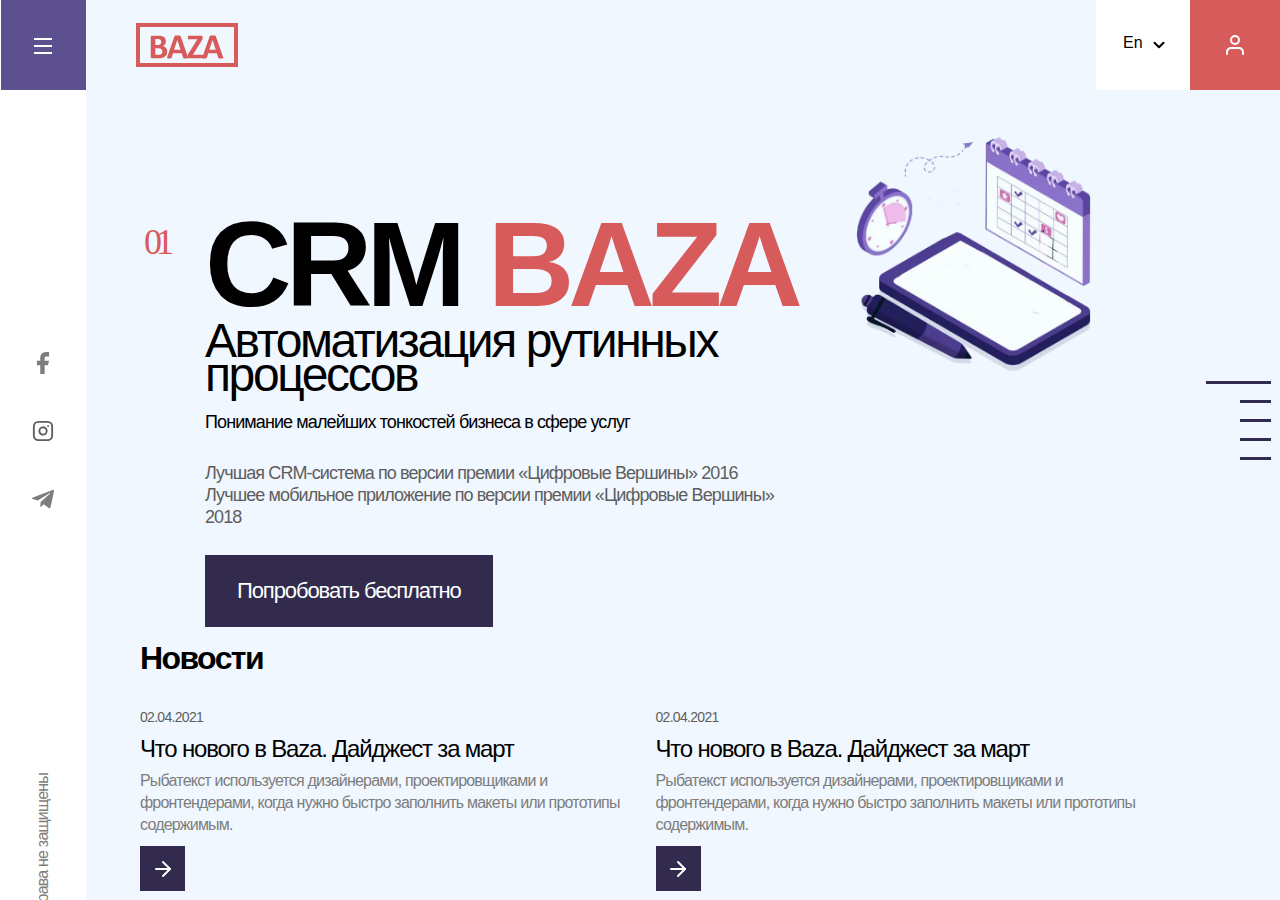
<file: index.html>
<!DOCTYPE html>
<html lang="ru">

<head>
  <meta charset="UTF-8">
<meta name="viewport" content="width=device-width,initial-scale=1">
<meta http-equiv="X-UA-Compatible" content="IE=edge,chrome=1">
<meta name="HandheldFriendly" content="true">
<meta name="description" content="">
<meta name="keywords" content="">
<meta name="robots" content="">
<link rel="stylesheet" href="css/style.min.css?_v=20220504225510">
<title>CRM BAZA</title>
</head>

<body class="home webp">
  <div class="wrapper home__wrapper">
    <aside class="home__aside">
      <button class="home__burger">
        <div class="burger">
          <span></span>
        </div>
      </button>
      <ul class="socials">
  <li class="socials__item"><a href="#" class="socials__link">
      <svg>
        <use fill="none" xlink:href="img/socials-icons.svg#fb"></use>
      </svg>
    </a>
  </li>
  <li class="socials__item"><a href="#" class="socials__link">
      <svg>
        <use fill="none" xlink:href="img/socials-icons.svg#insta"></use>
      </svg>
    </a>
  </li>
  <li class="socials__item"><a href="#" class="socials__link">
      <svg>
        <use fill="none" xlink:href="img/socials-icons.svg#tg"></use>
      </svg>
    </a>
  </li>
</ul>
      <div class="copyright">
        © 2022 BAZA Все права не защищены
      </div>
    </aside>
    <main class="main">
      <header class="header">
  <a href="#" class="logo">
    <img src="img/logo.svg" alt="BAZA LOGO">
  </a>
  <div class="header__col">
    <div class="language">
      <select>
        <option value="En">En</option>
        <option value="Ru">Ru</option>
      </select>
    </div>
    <a href="" class="header__user">
      <img src="img/home/user.svg" alt="Иконка пользователяы">
    </a>
  </div>
</header>
      <div class="slider">
        <div class="slider__wrapper">
          <div class="slider__track">
            <div class="slider__slide">
              <div class="intro">
                <div class="intro__content">
                  <h1 class="intro__title">CRM <span>BAZA</span></h1>
                  <h2 class="intro__subtitle">Автоматизация рутинных процессов</h2>
                  <h3 class="intro__info">Понимание малейших тонкостей бизнеса в сфере услуг</h3>
                  <div class="intro__text">Лучшая CRM-система по версии премии «Цифровые Вершины» 2016 <br>
                    Лучшее мобильное приложение по версии премии «Цифровые Вершины» 2018</div>
                  <a href="#" class="btn intro__btn">Попробовать бесплатно</a>
                </div>
                <picture><source srcset="img/home/01.webp" type="image/webp"><img src="img/home/01.png" alt="" class="intro__img"></picture>
              </div>
              <div class="news">
                <h2 class="news__title">Новости</h2>
                <div class="news__articles">
                  <article class="article">
                    <time datetime="2021-02-04" class="article__data">
                      02.04.2021
                    </time>
                    <h3 class="article__title">Что нового в Baza. Дайджест за март</h3>
                    <div class="article__text">Рыбатекст используется дизайнерами, проектировщиками и фронтендерами,
                      когда нужно быстро заполнить макеты или прототипы
                      содержимым.</div>
                    <a href="#" class="article__link">
                      <img src="img/arrow-white.svg" alt="">
                    </a>
                  </article>
                  <article class="article">
                    <time datetime="2021-02-04" class="article__data">
                      02.04.2021
                    </time>
                    <h3 class="article__title">Что нового в Baza. Дайджест за март</h3>
                    <div class="article__text">Рыбатекст используется дизайнерами, проектировщиками и фронтендерами,
                      когда нужно быстро заполнить макеты или прототипы
                      содержимым.</div>
                    <a href="#" class="article__link">
                      <img src="img/arrow-white.svg" alt="">
                    </a>
                  </article>
                  <article class="article">
                    <time datetime="2021-02-04" class="article__data">
                      02.04.2021
                    </time>
                    <h3 class="article__title">Что нового в Baza. Дайджест за март</h3>
                    <div class="article__text">Рыбатекст используется дизайнерами, проектировщиками и фронтендерами,
                      когда нужно быстро заполнить макеты или прототипы
                      содержимым.</div>
                    <a href="#" class="article__link">
                      <img src="img/arrow-white.svg" alt="">
                    </a>
                  </article>
                  <article class="article">
                    <time datetime="2021-02-04" class="article__data">
                      02.04.2021
                    </time>
                    <h3 class="article__title">Что нового в Baza. Дайджест за март</h3>
                    <div class="article__text">Рыбатекст используется дизайнерами, проектировщиками и фронтендерами,
                      когда нужно быстро заполнить макеты или прототипы
                      содержимым.</div>
                    <a href="#" class="article__link">
                      <img src="img/arrow-white.svg" alt="">
                    </a>
                  </article>
                </div>
              </div>
            </div>
            <div class="slider__slide">
              <div class="intro">
                <div class="intro__content">
                  <h1 class="intro__title">CRM <span>BAZA</span></h1>
                  <h2 class="intro__subtitle">Автоматизация рутинных процессов</h2>
                  <h3 class="intro__info">Понимание малейших тонкостей бизнеса в сфере услуг</h3>
                  <div class="intro__text">Лучшая CRM-система по версии премии «Цифровые Вершины» 2016 <br>
                    Лучшее мобильное приложение по версии премии «Цифровые Вершины» 2018</div>
                  <a href="#" class="btn intro__btn">Попробовать бесплатно</a>
                </div>
                <picture><source srcset="img/home/01.webp" type="image/webp"><img src="img/home/01.png" alt="" class="intro__img"></picture>
              </div>
              <div class="news">
                <h2 class="news__title">Новости</h2>
                <div class="news__articles">
                  <article class="article">
                    <time datetime="2021-02-04" class="article__data">
                      02.04.2021
                    </time>
                    <h3 class="article__title">Что нового в Baza. Дайджест за март</h3>
                    <div class="article__text">Рыбатекст используется дизайнерами, проектировщиками и фронтендерами,
                      когда нужно быстро заполнить макеты или прототипы
                      содержимым.</div>
                    <a href="#" class="article__link">
                      <img src="img/arrow-white.svg" alt="">
                    </a>
                  </article>
                  <article class="article">
                    <time datetime="2021-02-04" class="article__data">
                      02.04.2021
                    </time>
                    <h3 class="article__title">Что нового в Baza. Дайджест за март</h3>
                    <div class="article__text">Рыбатекст используется дизайнерами, проектировщиками и фронтендерами,
                      когда нужно быстро заполнить макеты или прототипы
                      содержимым.</div>
                    <a href="#" class="article__link">
                      <img src="img/arrow-white.svg" alt="">
                    </a>
                  </article>
                  <article class="article">
                    <time datetime="2021-02-04" class="article__data">
                      02.04.2021
                    </time>
                    <h3 class="article__title">Что нового в Baza. Дайджест за март</h3>
                    <div class="article__text">Рыбатекст используется дизайнерами, проектировщиками и фронтендерами,
                      когда нужно быстро заполнить макеты или прототипы
                      содержимым.</div>
                    <a href="#" class="article__link">
                      <img src="img/arrow-white.svg" alt="">
                    </a>
                  </article>
                  <article class="article">
                    <time datetime="2021-02-04" class="article__data">
                      02.04.2021
                    </time>
                    <h3 class="article__title">Что нового в Baza. Дайджест за март</h3>
                    <div class="article__text">Рыбатекст используется дизайнерами, проектировщиками и фронтендерами,
                      когда нужно быстро заполнить макеты или прототипы
                      содержимым.</div>
                    <a href="#" class="article__link">
                      <img src="img/arrow-white.svg" alt="">
                    </a>
                  </article>
                </div>
              </div>
            </div>
            <div class="slider__slide">
              <div class="intro">
                <div class="intro__content">
                  <h1 class="intro__title">CRM <span>BAZA</span></h1>
                  <h2 class="intro__subtitle">Автоматизация рутинных процессов</h2>
                  <h3 class="intro__info">Понимание малейших тонкостей бизнеса в сфере услуг</h3>
                  <div class="intro__text">Лучшая CRM-система по версии премии «Цифровые Вершины» 2016 <br>
                    Лучшее мобильное приложение по версии премии «Цифровые Вершины» 2018</div>
                  <a href="#" class="btn intro__btn">Попробовать бесплатно</a>
                </div>
                <picture><source srcset="img/home/01.webp" type="image/webp"><img src="img/home/01.png" alt="" class="intro__img"></picture>
              </div>
              <div class="news">
                <h2 class="news__title">Новости</h2>
                <div class="news__articles">
                  <article class="article">
                    <time datetime="2021-02-04" class="article__data">
                      02.04.2021
                    </time>
                    <h3 class="article__title">Что нового в Baza. Дайджест за март</h3>
                    <div class="article__text">Рыбатекст используется дизайнерами, проектировщиками и фронтендерами,
                      когда нужно быстро заполнить макеты или прототипы
                      содержимым.</div>
                    <a href="#" class="article__link">
                      <img src="img/arrow-white.svg" alt="">
                    </a>
                  </article>
                  <article class="article">
                    <time datetime="2021-02-04" class="article__data">
                      02.04.2021
                    </time>
                    <h3 class="article__title">Что нового в Baza. Дайджест за март</h3>
                    <div class="article__text">Рыбатекст используется дизайнерами, проектировщиками и фронтендерами,
                      когда нужно быстро заполнить макеты или прототипы
                      содержимым.</div>
                    <a href="#" class="article__link">
                      <img src="img/arrow-white.svg" alt="">
                    </a>
                  </article>
                  <article class="article">
                    <time datetime="2021-02-04" class="article__data">
                      02.04.2021
                    </time>
                    <h3 class="article__title">Что нового в Baza. Дайджест за март</h3>
                    <div class="article__text">Рыбатекст используется дизайнерами, проектировщиками и фронтендерами,
                      когда нужно быстро заполнить макеты или прототипы
                      содержимым.</div>
                    <a href="#" class="article__link">
                      <img src="img/arrow-white.svg" alt="">
                    </a>
                  </article>
                  <article class="article">
                    <time datetime="2021-02-04" class="article__data">
                      02.04.2021
                    </time>
                    <h3 class="article__title">Что нового в Baza. Дайджест за март</h3>
                    <div class="article__text">Рыбатекст используется дизайнерами, проектировщиками и фронтендерами,
                      когда нужно быстро заполнить макеты или прототипы
                      содержимым.</div>
                    <a href="#" class="article__link">
                      <img src="img/arrow-white.svg" alt="">
                    </a>
                  </article>
                </div>
              </div>
            </div>
            <div class="slider__slide">
              <div class="intro">
                <div class="intro__content">
                  <h1 class="intro__title">CRM <span>BAZA</span></h1>
                  <h2 class="intro__subtitle">Автоматизация рутинных процессов</h2>
                  <h3 class="intro__info">Понимание малейших тонкостей бизнеса в сфере услуг</h3>
                  <div class="intro__text">Лучшая CRM-система по версии премии «Цифровые Вершины» 2016 <br>
                    Лучшее мобильное приложение по версии премии «Цифровые Вершины» 2018</div>
                  <a href="#" class="btn intro__btn">Попробовать бесплатно</a>
                </div>
                <picture><source srcset="img/home/01.webp" type="image/webp"><img src="img/home/01.png" alt="" class="intro__img"></picture>
              </div>
              <div class="news">
                <h2 class="news__title">Новости</h2>
                <div class="news__articles">
                  <article class="article">
                    <time datetime="2021-02-04" class="article__data">
                      02.04.2021
                    </time>
                    <h3 class="article__title">Что нового в Baza. Дайджест за март</h3>
                    <div class="article__text">Рыбатекст используется дизайнерами, проектировщиками и фронтендерами,
                      когда нужно быстро заполнить макеты или прототипы
                      содержимым.</div>
                    <a href="#" class="article__link">
                      <img src="img/arrow-white.svg" alt="">
                    </a>
                  </article>
                  <article class="article">
                    <time datetime="2021-02-04" class="article__data">
                      02.04.2021
                    </time>
                    <h3 class="article__title">Что нового в Baza. Дайджест за март</h3>
                    <div class="article__text">Рыбатекст используется дизайнерами, проектировщиками и фронтендерами,
                      когда нужно быстро заполнить макеты или прототипы
                      содержимым.</div>
                    <a href="#" class="article__link">
                      <img src="img/arrow-white.svg" alt="">
                    </a>
                  </article>
                  <article class="article">
                    <time datetime="2021-02-04" class="article__data">
                      02.04.2021
                    </time>
                    <h3 class="article__title">Что нового в Baza. Дайджест за март</h3>
                    <div class="article__text">Рыбатекст используется дизайнерами, проектировщиками и фронтендерами,
                      когда нужно быстро заполнить макеты или прототипы
                      содержимым.</div>
                    <a href="#" class="article__link">
                      <img src="img/arrow-white.svg" alt="">
                    </a>
                  </article>
                  <article class="article">
                    <time datetime="2021-02-04" class="article__data">
                      02.04.2021
                    </time>
                    <h3 class="article__title">Что нового в Baza. Дайджест за март</h3>
                    <div class="article__text">Рыбатекст используется дизайнерами, проектировщиками и фронтендерами,
                      когда нужно быстро заполнить макеты или прототипы
                      содержимым.</div>
                    <a href="#" class="article__link">
                      <img src="img/arrow-white.svg" alt="">
                    </a>
                  </article>
                </div>
              </div>
            </div>
            <div class="slider__slide">
              <div class="intro">
                <div class="intro__content">
                  <h1 class="intro__title">CRM <span>BAZA</span></h1>
                  <h2 class="intro__subtitle">Автоматизация рутинных процессов</h2>
                  <h3 class="intro__info">Понимание малейших тонкостей бизнеса в сфере услуг</h3>
                  <div class="intro__text">Лучшая CRM-система по версии премии «Цифровые Вершины» 2016 <br>
                    Лучшее мобильное приложение по версии премии «Цифровые Вершины» 2018</div>
                  <a href="#" class="btn intro__btn">Попробовать бесплатно</a>
                </div>
                <picture><source srcset="img/home/01.webp" type="image/webp"><img src="img/home/01.png" alt="" class="intro__img"></picture>
              </div>
              <div class="news">
                <h2 class="news__title">Новости</h2>
                <div class="news__articles">
                  <article class="article">
                    <time datetime="2021-02-04" class="article__data">
                      02.04.2021
                    </time>
                    <h3 class="article__title">Что нового в Baza. Дайджест за март</h3>
                    <div class="article__text">Рыбатекст используется дизайнерами, проектировщиками и фронтендерами,
                      когда нужно быстро заполнить макеты или прототипы
                      содержимым.</div>
                    <a href="#" class="article__link">
                      <img src="img/arrow-white.svg" alt="">
                    </a>
                  </article>
                  <article class="article">
                    <time datetime="2021-02-04" class="article__data">
                      02.04.2021
                    </time>
                    <h3 class="article__title">Что нового в Baza. Дайджест за март</h3>
                    <div class="article__text">Рыбатекст используется дизайнерами, проектировщиками и фронтендерами,
                      когда нужно быстро заполнить макеты или прототипы
                      содержимым.</div>
                    <a href="#" class="article__link">
                      <img src="img/arrow-white.svg" alt="">
                    </a>
                  </article>
                  <article class="article">
                    <time datetime="2021-02-04" class="article__data">
                      02.04.2021
                    </time>
                    <h3 class="article__title">Что нового в Baza. Дайджест за март</h3>
                    <div class="article__text">Рыбатекст используется дизайнерами, проектировщиками и фронтендерами,
                      когда нужно быстро заполнить макеты или прототипы
                      содержимым.</div>
                    <a href="#" class="article__link">
                      <img src="img/arrow-white.svg" alt="">
                    </a>
                  </article>
                  <article class="article">
                    <time datetime="2021-02-04" class="article__data">
                      02.04.2021
                    </time>
                    <h3 class="article__title">Что нового в Baza. Дайджест за март</h3>
                    <div class="article__text">Рыбатекст используется дизайнерами, проектировщиками и фронтендерами,
                      когда нужно быстро заполнить макеты или прототипы
                      содержимым.</div>
                    <a href="#" class="article__link">
                      <img src="img/arrow-white.svg" alt="">
                    </a>
                  </article>
                </div>
              </div>
            </div>
          </div>
        </div>
        <div class="slider__nav">
          <div class="slider__pagination">
            <span class="active"></span>
            <span></span>
            <span></span>
            <span></span>
            <span></span>
          </div>
          <div class="slider__btns">
            <div class="slider__btn slider__btn--next">
              <svg width="8" height="14" viewBox="0 0 8 14" fill="none" xmlns="http://www.w3.org/2000/svg">
                <path d="M1 13L7 7L1 1" stroke="white" stroke-width="2" stroke-linecap="round"
                  stroke-linejoin="round" />
              </svg>
            </div>
            <div class="slider__btn slider__btn--prev">
              <svg width="8" height="14" viewBox="0 0 8 14" fill="none" xmlns="http://www.w3.org/2000/svg">
                <path d="M7 1L1 7L7 13" stroke="white" stroke-width="2" stroke-linecap="round"
                  stroke-linejoin="round" />
              </svg>
            </div>
          </div>
        </div>
      </div>
    </main>
  </div>
  <script src="js/main.js?_v=20220504225510"></script>
</body>

</html>
</file>
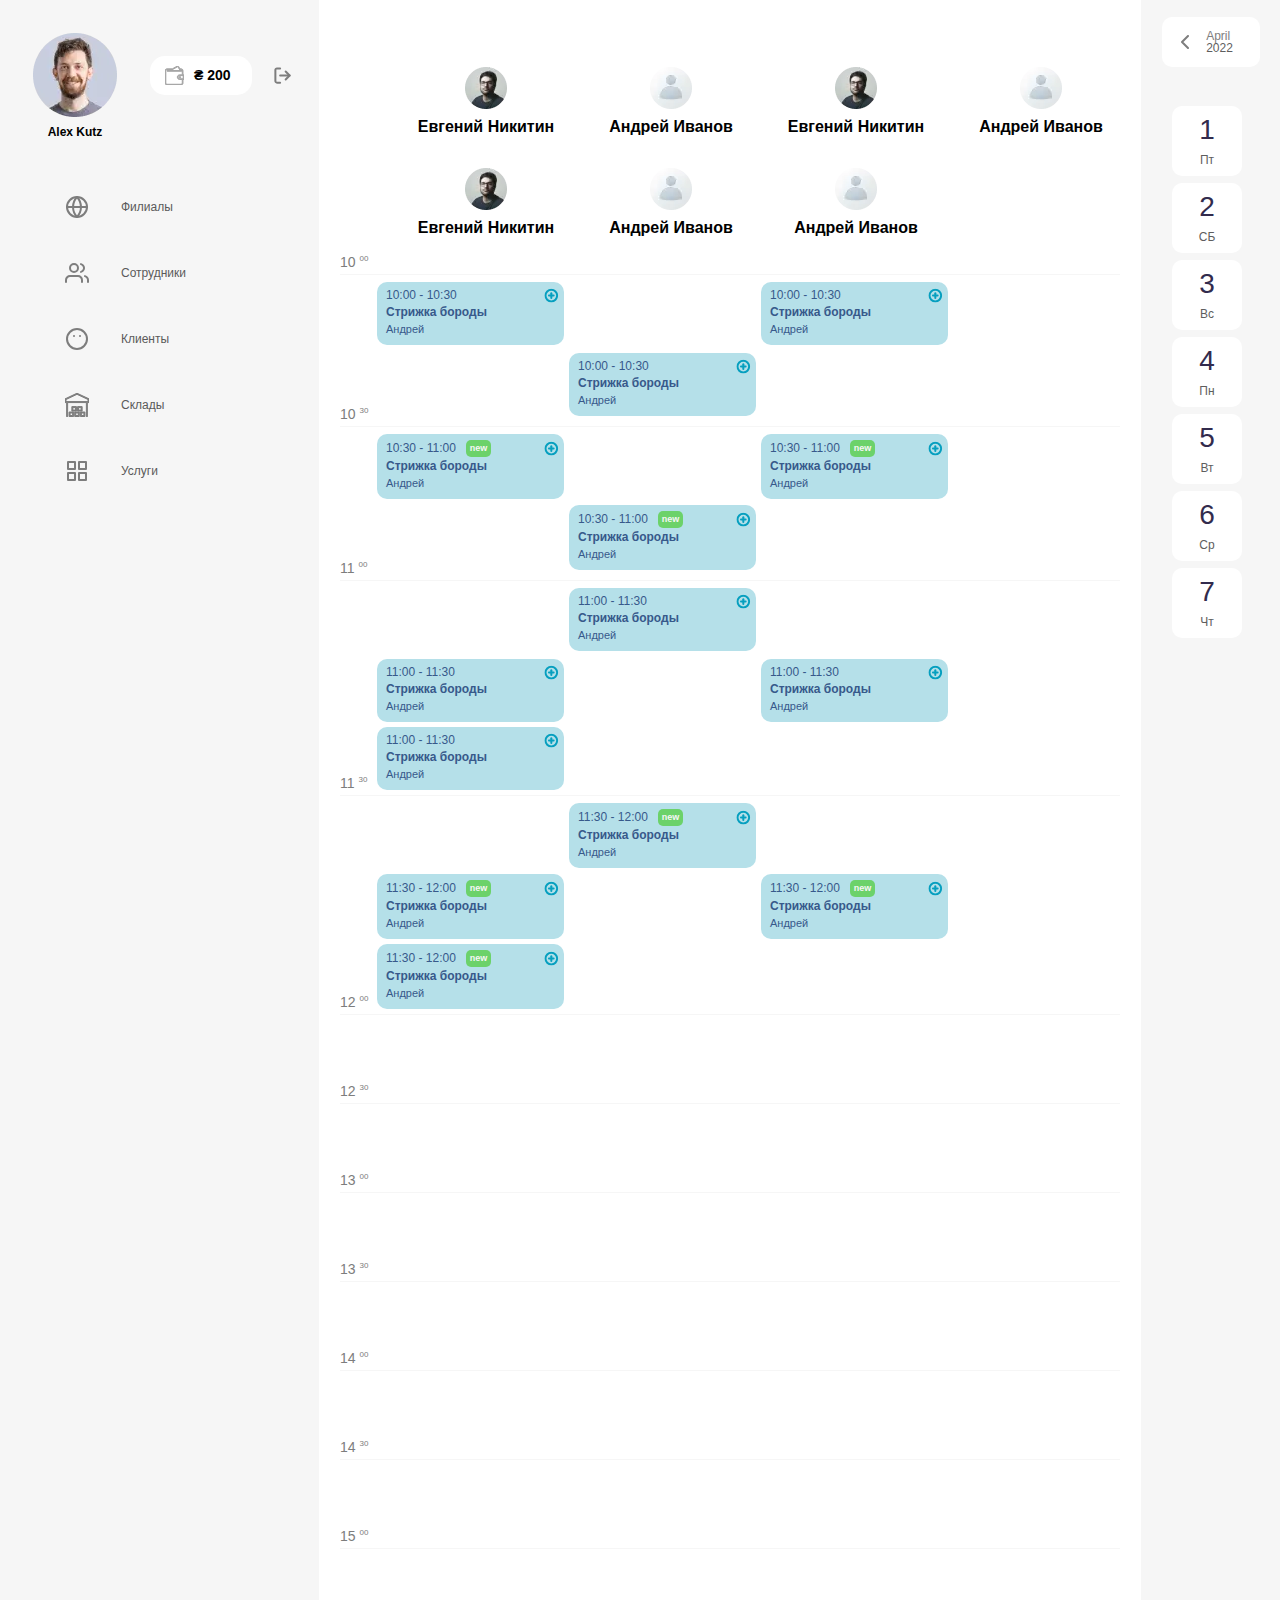
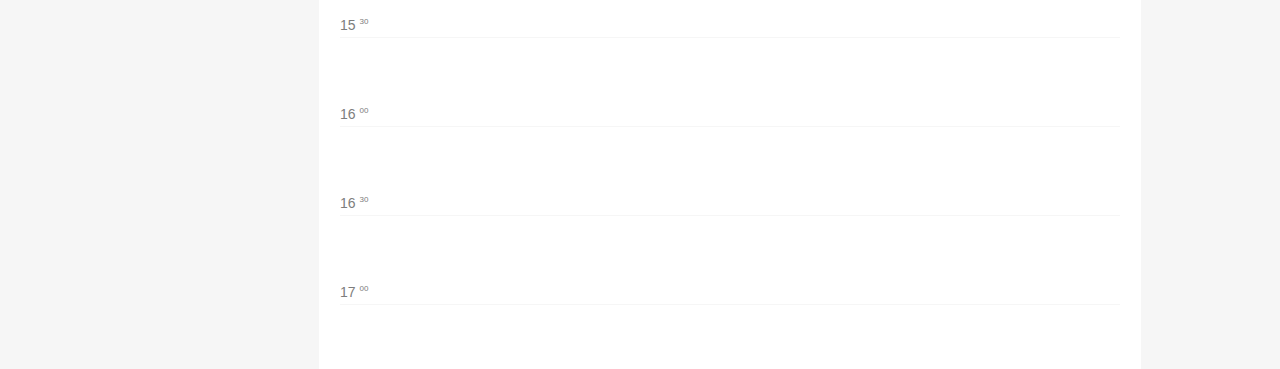
<file: template.html>
<!DOCTYPE html>
<html lang="ru">
<head>
  <meta charset="UTF-8">
<meta name="viewport" content="width=device-width,initial-scale=1">
<meta http-equiv="X-UA-Compatible" content="IE=edge,chrome=1">
<meta name="HandheldFriendly" content="true">
<meta name="description" content="">
<meta name="keywords" content="">
<meta name="robots" content="">
<link rel="stylesheet" href="css/style.min.css?_v=20220504225510">
<title>CRM BAZA</title>
</head>
<body class="table webp">
  <div class="wrapper table__wrapper">
    <aside class="aside">
  <div class="aside__header">
    <div class="aside__user">
      <picture><source srcset="img/table/user.webp" type="image/webp"><img src="img/table/user.png" alt=""></picture>
      <span>Alex Kutz</span>
    </div>
    <div class="aside__wallet">
      <svg width="19" height="19" viewBox="0 0 19 19" fill="none" xmlns="http://www.w3.org/2000/svg">
        <path
          d="M18.9046 8.85095H17.993V4.65756C17.993 3.65223 17.1751 2.83437 16.1698 2.83437H14.9351L13.6717 0.562663C13.4791 0.215488 13.1126 0 12.7152 0C12.5299 0 12.3462 0.0477728 12.1839 0.137815L7.3349 2.83431H1.91853C0.913204 2.83431 0.0953369 3.65218 0.0953369 4.6575V17.1767C0.0953369 18.1821 0.913204 18.9999 1.91853 18.9999H16.1698C17.1751 18.9999 17.993 18.1821 17.993 17.1767V13.5001H18.9046V8.85095ZM16.1698 3.56361C16.7313 3.56361 17.19 3.99022 17.2517 4.53609H15.8813L15.3409 3.56361H16.1698ZM12.5387 0.775201C12.7097 0.679315 12.9398 0.746378 13.0342 0.916704L15.047 4.53575H5.7757L12.5387 0.775201ZM17.2637 17.1767C17.2637 17.7799 16.7729 18.2707 16.1697 18.2707H1.91853C1.31541 18.2707 0.824581 17.7799 0.824581 17.1767V4.65756C0.824581 4.05444 1.31541 3.56361 1.91853 3.56361H6.02364L4.27483 4.53614H2.14645C1.9448 4.53614 1.78179 4.69949 1.78179 4.90079C1.78179 5.1021 1.9448 5.26544 2.14645 5.26544H2.96323H16.2868H17.2637V8.85129H14.5971C13.3587 8.85129 12.3509 9.85917 12.3509 11.0975V11.2543C12.3509 12.4926 13.3588 13.5005 14.5971 13.5005H17.2637V17.1767ZM18.1753 12.7708H17.993H14.5971C13.7606 12.7708 13.0802 12.0904 13.0802 11.2539V11.0971C13.0802 10.2606 13.7606 9.58014 14.5971 9.58014H17.993H18.1753V12.7708ZM15.714 11.2054C15.714 11.6503 15.3537 12.0105 14.9089 12.0105C14.464 12.0105 14.1038 11.6503 14.1038 11.2054C14.1038 10.7606 14.464 10.4003 14.9089 10.4003C15.3537 10.4003 15.714 10.7609 15.714 11.2054Z"
          fill="#A5A5A5" stroke="#A5A5A5" />
      </svg>
      <span>₴ 200</span>
    </div>
    <a href="#" class="aside__logout">
      <svg width="19" height="19" class="aside__logout" viewBox="0 0 19 19" fill="none"
        xmlns="http://www.w3.org/2000/svg">
        <path
          d="M7.125 16.625H3.95833C3.53841 16.625 3.13568 16.4582 2.83875 16.1613C2.54181 15.8643 2.375 15.4616 2.375 15.0417V3.95833C2.375 3.53841 2.54181 3.13568 2.83875 2.83875C3.13568 2.54181 3.53841 2.375 3.95833 2.375H7.125"
          stroke="#7D7D7D" stroke-width="2" stroke-linecap="round" stroke-linejoin="round" />
        <path d="M12.6666 13.4584L16.625 9.50008L12.6666 5.54175" stroke="#7D7D7D" stroke-width="2"
          stroke-linecap="round" stroke-linejoin="round" />
        <path d="M16.625 9.5H7.125" stroke="#7D7D7D" stroke-width="2" stroke-linecap="round" stroke-linejoin="round" />
      </svg>
    </a>
  </div>
  <ul class="aside__list">
    <div>
      <div class="aside__box">
        <svg width="24" height="24" viewBox="0 0 24 24" fill="none" xmlns="http://www.w3.org/2000/svg">
          <path
            d="M12 22C17.5228 22 22 17.5228 22 12C22 6.47715 17.5228 2 12 2C6.47715 2 2 6.47715 2 12C2 17.5228 6.47715 22 12 22Z"
            stroke="#7D7D7D" stroke-width="2" stroke-linecap="round" stroke-linejoin="round" />
          <path d="M2 12H22" stroke="#7D7D7D" stroke-width="2" stroke-linecap="round" stroke-linejoin="round" />
          <path
            d="M12 2C14.5013 4.73835 15.9228 8.29203 16 12C15.9228 15.708 14.5013 19.2616 12 22C9.49872 19.2616 8.07725 15.708 8 12C8.07725 8.29203 9.49872 4.73835 12 2V2Z"
            stroke="#7D7D7D" stroke-width="2" stroke-linecap="round" stroke-linejoin="round" />
        </svg>
      </div>
      <li class="aside__item">Филиалы</li>
    </div>
    <ul class="aside__sublist">
      <li class="aside__item">
        <a href="#" class="aside__link">Клиентская база</a>
      </li>
      <li class="aside__item">
        <a href="#" class="aside__link">Категории клиентов</a>
      </li>
      <li class="aside__item">
        <a href="#" class="aside__link">Программа лояльности</a>
      </li>
      <li class="aside__item">
        <a href="#" class="aside__link">Электронные карты</a>
      </li>
    </ul>
  </ul>
  <ul class="aside__list">
    <div>
      <div class="aside__box">
        <svg width="24" height="24" viewBox="0 0 24 24" fill="none" xmlns="http://www.w3.org/2000/svg">
          <path
            d="M17 21V19C17 17.9391 16.5786 16.9217 15.8284 16.1716C15.0783 15.4214 14.0609 15 13 15H5C3.93913 15 2.92172 15.4214 2.17157 16.1716C1.42143 16.9217 1 17.9391 1 19V21"
            stroke="#7E7E7E" stroke-width="2" stroke-linecap="round" stroke-linejoin="round" />
          <path
            d="M9 11C11.2091 11 13 9.20914 13 7C13 4.79086 11.2091 3 9 3C6.79086 3 5 4.79086 5 7C5 9.20914 6.79086 11 9 11Z"
            stroke="#7E7E7E" stroke-width="2" stroke-linecap="round" stroke-linejoin="round" />
          <path d="M23 21V19C22.9993 18.1137 22.7044 17.2528 22.1614 16.5523C21.6184 15.8519 20.8581 15.3516 20 15.13"
            stroke="#7E7E7E" stroke-width="2" stroke-linecap="round" stroke-linejoin="round" />
          <path
            d="M16 3.13C16.8604 3.35031 17.623 3.85071 18.1676 4.55232C18.7122 5.25392 19.0078 6.11683 19.0078 7.005C19.0078 7.89318 18.7122 8.75608 18.1676 9.45769C17.623 10.1593 16.8604 10.6597 16 10.88"
            stroke="#7E7E7E" stroke-width="2" stroke-linecap="round" stroke-linejoin="round" />
        </svg>
      </div>
      <li class="aside__item">Сотрудники</li>
    </div>
    <ul class="aside__sublist">
      <li class="aside__item">
        <a href="#" class="aside__link">Клиентская база</a>
      </li>
      <li class="aside__item">
        <a href="#" class="aside__link">Категории клиентов</a>
      </li>
      <li class="aside__item">
        <a href="#" class="aside__link">Программа лояльности</a>
      </li>
      <li class="aside__item">
        <a href="#" class="aside__link">Электронные карты</a>
      </li>
    </ul>
  </ul>
  <ul class="aside__list">
    <div>
      <div class="aside__box">
        <svg width="24" height="24" viewBox="0 0 24 24" fill="none" xmlns="http://www.w3.org/2000/svg">
          <path
            d="M12 22C17.5228 22 22 17.5228 22 12C22 6.47715 17.5228 2 12 2C6.47715 2 2 6.47715 2 12C2 17.5228 6.47715 22 12 22Z"
            stroke="#7D7D7D" stroke-width="2" stroke-linecap="round" stroke-linejoin="round" />
          <path d="M8 14C8 14 9.5 16 12 16C14.5 16 16 14 16 14" stroke="#7D7D7Ds" stroke-width="2"
            stroke-linecap="round" stroke-linejoin="round" />
          <path d="M9 9H9.01" stroke="#7D7D7D" stroke-width="2" stroke-linecap="round" stroke-linejoin="round" />
          <path d="M15 9H15.01" stroke="#7D7D7D" stroke-width="2" stroke-linecap="round" stroke-linejoin="round" />
        </svg>
      </div>
      <li class="aside__item">Клиенты</li>
    </div>
    <ul class="aside__sublist">
      <li class="aside__item">
        <a href="#" class="aside__link">Клиентская база</a>
      </li>
      <li class="aside__item">
        <a href="#" class="aside__link">Категории клиентов</a>
      </li>
      <li class="aside__item">
        <a href="#" class="aside__link">Программа лояльности</a>
      </li>
      <li class="aside__item">
        <a href="#" class="aside__link">Электронные карты</a>
      </li>
    </ul>
  </ul>
  <ul class="aside__list">
    <div>
      <div class="aside__box">
        <svg width="24" height="24" viewBox="0 0 24 24" fill="none" xmlns="http://www.w3.org/2000/svg">
          <path
            d="M11.999 0.223633L0 5.90183V9.56614H1.63229V23.7763H2.63231V9.56614H21.3674V23.7763H22.3674V9.56614H24V5.85423L11.999 0.223633ZM23 8.56613H1.00002V6.53514L12.001 1.3291L23 6.48949V8.56613H23Z"
            fill="#7D7D7D" stroke="#7D7D7D" />
          <path d="M11.4436 13.6003H6.86841V18.1133H11.4436V13.6003ZM10.4436 17.1133H7.86838V14.6004H10.4436V17.1133Z"
            fill="#7D7D7D" stroke="#7D7D7D" />
          <path d="M17.1313 13.6003H12.5562V18.1133H17.1313V13.6003ZM16.1313 17.1133H13.5561V14.6004H16.1313V17.1133Z"
            fill="#7D7D7D" stroke="#7D7D7D" />
          <path d="M4.07715 23.5022H8.65258V18.989H4.07715V23.5022ZM5.07712 19.989H7.65256V22.5022H5.07712V19.989Z"
            fill="#7D7D7D" stroke="#7D7D7D" />
          <path d="M9.71216 23.5022H14.2876V18.989H9.71216V23.5022ZM10.7121 19.989H13.2876V22.5022H10.7121V19.989Z"
            fill="#7D7D7D" stroke="#7D7D7D" />
          <path d="M15.3474 23.5022H19.9226V18.989H15.3474V23.5022ZM16.3474 19.989H18.9226V22.5022H16.3474V19.989Z"
            fill="#7D7D7D" stroke="#7D7D7D" />
        </svg>
      </div>
      <li class="aside__item">Склады</li>
    </div>
    <ul class="aside__sublist">
      <li class="aside__item">
        <a href="#" class="aside__link">Клиентская база</a>
      </li>
      <li class="aside__item">
        <a href="#" class="aside__link">Категории клиентов</a>
      </li>
      <li class="aside__item">
        <a href="#" class="aside__link">Программа лояльности</a>
      </li>
      <li class="aside__item">
        <a href="#" class="aside__link">Электронные карты</a>
      </li>
    </ul>
  </ul>
  <ul class="aside__list">
    <div>
      <div class="aside__box">
        <svg width="24" height="24" viewBox="0 0 24 24" fill="none" xmlns="http://www.w3.org/2000/svg">
          <path d="M10 3H3V10H10V3Z" stroke="#7D7D7D" stroke-width="2" stroke-linecap="round" stroke-linejoin="round" />
          <path d="M21 3H14V10H21V3Z" stroke="#7D7D7D" stroke-width="2" stroke-linecap="round"
            stroke-linejoin="round" />
          <path d="M21 14H14V21H21V14Z" stroke="#7D7D7D" stroke-width="2" stroke-linecap="round"
            stroke-linejoin="round" />
          <path d="M10 14H3V21H10V14Z" stroke="#7D7D7D" stroke-width="2" stroke-linecap="round"
            stroke-linejoin="round" />
        </svg>
      </div>
      <li class="aside__item">Услуги</li>
    </div>
    <ul class="aside__sublist">
      <li class="aside__item">
        <a href="#" class="aside__link">Клиентская база</a>
      </li>
      <li class="aside__item">
        <a href="#" class="aside__link">Категории клиентов</a>
      </li>
      <li class="aside__item">
        <a href="#" class="aside__link">Программа лояльности</a>
      </li>
      <li class="aside__item">
        <a href="#" class="aside__link">Электронные карты</a>
      </li>
    </ul>
  </ul>
</aside>
    <main class="main table__main">
      <div class="calendar">
  <div class="calendar__users">
    <div class="calendar__user">
      <picture><source srcset="img/table/user-1.webp" type="image/webp"><img src="img/table/user-1.png" alt=""></picture>
      <span>Евгений Никитин</span>
    </div>
    <div class="calendar__user">
      <picture><source srcset="img/table/user-default.webp" type="image/webp"><img src="img/table/user-default.png" alt=""></picture>
      <span>Андрей Иванов</span>
    </div>
    <div class="calendar__user">
      <picture><source srcset="img/table/user-1.webp" type="image/webp"><img src="img/table/user-1.png" alt=""></picture>
      <span>Евгений Никитин</span>
    </div>
    <div class="calendar__user">
      <picture><source srcset="img/table/user-default.webp" type="image/webp"><img src="img/table/user-default.png" alt=""></picture>
      <span>Андрей Иванов</span>
    </div>
    <div class="calendar__user">
      <picture><source srcset="img/table/user-1.webp" type="image/webp"><img src="img/table/user-1.png" alt=""></picture>
      <span>Евгений Никитин</span>
    </div>
    <div class="calendar__user">
      <picture><source srcset="img/table/user-default.webp" type="image/webp"><img src="img/table/user-default.png" alt=""></picture>
      <span>Андрей Иванов</span>
    </div>
    <div class="calendar__user">
      <picture><source srcset="img/table/user-default.webp" type="image/webp"><img src="img/table/user-default.png" alt=""></picture>
      <span>Андрей Иванов</span>
    </div>
  </div>
  <div class="calendar__table">
    <div class="calendar__info">10 <sup>00</sup></div>
  </div>
  <div class="calendar__table">
    <div class="calendar__info">10 <sup>30</sup></div>
    <div class="calendar__grid">
      <div class="calendar__item">
        <div class="calendar__block">
          <div class="calendar__header">
            <div class="calendar__row">
              <div class="calendar__time">10:00 - 10:30</div>
            </div>
            <img src="img/plus.svg" alt="">
          </div>
          <div class="calendar__desc">Стрижка бороды</div>
          <div class="calendar__author">Андрей</div>
        </div>
      </div>
      <div class="calendar__item"></div>
      <div class="calendar__item">
        <div class="calendar__block">
          <div class="calendar__header">
            <div class="calendar__row">
              <div class="calendar__time">10:00 - 10:30</div>
            </div>
            <img src="img/plus.svg" alt="">
          </div>
          <div class="calendar__desc">Стрижка бороды</div>
          <div class="calendar__author">Андрей</div>
        </div>
      </div>
      <div class="calendar__item"></div>
      <div class="calendar__item">
        <div class="calendar__block">
          <div class="calendar__header">
            <div class="calendar__row">
              <div class="calendar__time">10:00 - 10:30</div>
            </div>
            <img src="img/plus.svg" alt="">
          </div>
          <div class="calendar__desc">Стрижка бороды</div>
          <div class="calendar__author">Андрей</div>
        </div>
      </div>
      <div class="calendar__item"></div>
      <div class="calendar__item"></div>
      <div class="calendar__item"></div>
    </div>
  </div>
  <div class="calendar__table">
    <div class="calendar__info">11 <sup>00</sup></div>
    <div class="calendar__grid">
      <div class="calendar__item">
        <div class="calendar__block">
          <div class="calendar__header">
            <div class="calendar__row">
              <div class="calendar__time">10:30 - 11:00</div>
              <div class="calendar__new">new</div>
            </div>
            <img src="img/plus.svg" alt="">
          </div>
          <div class="calendar__desc">Стрижка бороды</div>
          <div class="calendar__author">Андрей</div>
        </div>
      </div>
      <div class="calendar__item"></div>
      <div class="calendar__item">
        <div class="calendar__block">
          <div class="calendar__header">
            <div class="calendar__row">
              <div class="calendar__time">10:30 - 11:00</div>
              <div class="calendar__new">new</div>
            </div>
            <img src="img/plus.svg" alt="">
          </div>
          <div class="calendar__desc">Стрижка бороды</div>
          <div class="calendar__author">Андрей</div>
        </div>
      </div>
      <div class="calendar__item"></div>
      <div class="calendar__item">
        <div class="calendar__block">
          <div class="calendar__header">
            <div class="calendar__row">
              <div class="calendar__time">10:30 - 11:00</div>
              <div class="calendar__new">new</div>
            </div>
            <img src="img/plus.svg" alt="">
          </div>
          <div class="calendar__desc">Стрижка бороды</div>
          <div class="calendar__author">Андрей</div>
        </div>
      </div>
      <div class="calendar__item"></div>
      <div class="calendar__item"></div>
      <div class="calendar__item"></div>
    </div>
  </div>
  <div class="calendar__table">
    <div class="calendar__info">11 <sup>30</sup></div>
    <div class="calendar__grid">
      <div class="calendar__item"></div>
      <div class="calendar__item">
        <div class="calendar__block">
          <div class="calendar__header">
            <div class="calendar__row">
              <div class="calendar__time">11:00 - 11:30</div>
            </div>
            <img src="img/plus.svg" alt="">
          </div>
          <div class="calendar__desc">Стрижка бороды</div>
          <div class="calendar__author">Андрей</div>
        </div>
      </div>
      <div class="calendar__item"></div>
      <div class="calendar__item">
        <div class="calendar__block">
          <div class="calendar__header">
            <div class="calendar__row">
              <div class="calendar__time">11:00 - 11:30</div>
            </div>
            <img src="img/plus.svg" alt="">
          </div>
          <div class="calendar__desc">Стрижка бороды</div>
          <div class="calendar__author">Андрей</div>
        </div>
      </div>
      <div class="calendar__item"></div>
      <div class="calendar__item">
        <div class="calendar__block">
          <div class="calendar__header">
            <div class="calendar__row">
              <div class="calendar__time">11:00 - 11:30</div>
            </div>
            <img src="img/plus.svg" alt="">
          </div>
          <div class="calendar__desc">Стрижка бороды</div>
          <div class="calendar__author">Андрей</div>
        </div>
      </div>
      <div class="calendar__item">
        <div class="calendar__block">
          <div class="calendar__header">
            <div class="calendar__row">
              <div class="calendar__time">11:00 - 11:30</div>
            </div>
            <img src="img/plus.svg" alt="">
          </div>
          <div class="calendar__desc">Стрижка бороды</div>
          <div class="calendar__author">Андрей</div>
        </div>
      </div>
    </div>
  </div>
  <div class="calendar__table">
    <div class="calendar__info">12 <sup>00</sup></div>
    <div class="calendar__grid">
      <div class="calendar__item"></div>
      <div class="calendar__item">
        <div class="calendar__block">
          <div class="calendar__header">
            <div class="calendar__row">
              <div class="calendar__time">11:30 - 12:00</div>
              <div class="calendar__new">new</div>
            </div>
            <img src="img/plus.svg" alt="">
          </div>
          <div class="calendar__desc">Стрижка бороды</div>
          <div class="calendar__author">Андрей</div>
        </div>
      </div>
      <div class="calendar__item"></div>
      <div class="calendar__item">
        <div class="calendar__block">
          <div class="calendar__header">
            <div class="calendar__row">
              <div class="calendar__time">11:30 - 12:00</div>
              <div class="calendar__new">new</div>
            </div>
            <img src="img/plus.svg" alt="">
          </div>
          <div class="calendar__desc">Стрижка бороды</div>
          <div class="calendar__author">Андрей</div>
        </div>
      </div>
      <div class="calendar__item"></div>
      <div class="calendar__item">
        <div class="calendar__block">
          <div class="calendar__header">
            <div class="calendar__row">
              <div class="calendar__time">11:30 - 12:00</div>
              <div class="calendar__new">new</div>
            </div>
            <img src="img/plus.svg" alt="">
          </div>
          <div class="calendar__desc">Стрижка бороды</div>
          <div class="calendar__author">Андрей</div>
        </div>
      </div>
      <div class="calendar__item">
        <div class="calendar__block">
          <div class="calendar__header">
            <div class="calendar__row">
              <div class="calendar__time">11:30 - 12:00</div>
              <div class="calendar__new">new</div>
            </div>
            <img src="img/plus.svg" alt="">
          </div>
          <div class="calendar__desc">Стрижка бороды</div>
          <div class="calendar__author">Андрей</div>
        </div>
      </div>
    </div>
  </div>
  <div class="calendar__table">
    <div class="calendar__info">12 <sup>30</sup></div>
    <div class="calendar__grid">
      <div class="calendar__item"></div>
      <div class="calendar__item"></div>
      <div class="calendar__item"></div>
      <div class="calendar__item"></div>
      <div class="calendar__item"></div>
      <div class="calendar__item"></div>
      <div class="calendar__item"></div>
    </div>
  </div>
  <div class="calendar__table">
    <div class="calendar__info">13 <sup>00</sup></div>
    <div class="calendar__grid">
      <div class="calendar__item"></div>
      <div class="calendar__item"></div>
      <div class="calendar__item"></div>
      <div class="calendar__item"></div>
      <div class="calendar__item"></div>
      <div class="calendar__item"></div>
      <div class="calendar__item"></div>
    </div>
  </div>
  <div class="calendar__table">
    <div class="calendar__info">13 <sup>30</sup></div>
    <div class="calendar__grid">
      <div class="calendar__item"></div>
      <div class="calendar__item"></div>
      <div class="calendar__item"></div>
      <div class="calendar__item"></div>
      <div class="calendar__item"></div>
      <div class="calendar__item"></div>
      <div class="calendar__item"></div>
    </div>
  </div>
  <div class="calendar__table">
    <div class="calendar__info">14 <sup>00</sup></div>
    <div class="calendar__grid">
      <div class="calendar__item"></div>
      <div class="calendar__item"></div>
      <div class="calendar__item"></div>
      <div class="calendar__item"></div>
      <div class="calendar__item"></div>
      <div class="calendar__item"></div>
      <div class="calendar__item"></div>
    </div>
  </div>
  <div class="calendar__table">
    <div class="calendar__info">14 <sup>30</sup></div>
    <div class="calendar__grid">
      <div class="calendar__item"></div>
      <div class="calendar__item"></div>
      <div class="calendar__item"></div>
      <div class="calendar__item"></div>
      <div class="calendar__item"></div>
      <div class="calendar__item"></div>
      <div class="calendar__item"></div>
    </div>
  </div>
  <div class="calendar__table">
    <div class="calendar__info">15 <sup>00</sup></div>
    <div class="calendar__grid">
      <div class="calendar__item"></div>
      <div class="calendar__item"></div>
      <div class="calendar__item"></div>
      <div class="calendar__item"></div>
      <div class="calendar__item"></div>
      <div class="calendar__item"></div>
      <div class="calendar__item"></div>
    </div>
  </div>
  <div class="calendar__table">
    <div class="calendar__info">15 <sup>30</sup></div>
    <div class="calendar__grid">
      <div class="calendar__item"></div>
      <div class="calendar__item"></div>
      <div class="calendar__item"></div>
      <div class="calendar__item"></div>
      <div class="calendar__item"></div>
      <div class="calendar__item"></div>
      <div class="calendar__item"></div>
    </div>
  </div>
  <div class="calendar__table">
    <div class="calendar__info">16 <sup>00</sup></div>
    <div class="calendar__grid">
      <div class="calendar__item"></div>
      <div class="calendar__item"></div>
      <div class="calendar__item"></div>
      <div class="calendar__item"></div>
      <div class="calendar__item"></div>
      <div class="calendar__item"></div>
      <div class="calendar__item"></div>
    </div>
  </div>
  <div class="calendar__table">
    <div class="calendar__info">16 <sup>30</sup></div>
    <div class="calendar__grid">
      <div class="calendar__item"></div>
      <div class="calendar__item"></div>
      <div class="calendar__item"></div>
      <div class="calendar__item"></div>
      <div class="calendar__item"></div>
      <div class="calendar__item"></div>
      <div class="calendar__item"></div>
    </div>
  </div>
  <div class="calendar__table">
    <div class="calendar__info">17 <sup>00</sup></div>
    <div class="calendar__grid">
      <div class="calendar__item"></div>
      <div class="calendar__item"></div>
      <div class="calendar__item"></div>
      <div class="calendar__item"></div>
      <div class="calendar__item"></div>
      <div class="calendar__item"></div>
      <div class="calendar__item"></div>
    </div>
  </div>
</div>
    </main>
    <aside class="data">
  <div class="data__control">
    <svg width="8" height="14" viewBox="0 0 8 14" fill="none" xmlns="http://www.w3.org/2000/svg">
      <path d="M7 13L1 7L7 1" stroke="#7E7E7E" stroke-width="2" stroke-linecap="round" stroke-linejoin="round" />
    </svg>
    <div class="data-control__info">April <br> <span>2022</span></div>
  </div>
  <div class="data__block">
    <div class="data__number">1</div>
    <div class="data__day">Пт</div>
  </div>
  <div class="data__block">
    <div class="data__number">2</div>
    <div class="data__day">СБ</div>
  </div>
  <div class="data__block data__block--active">
    <div class="data__number">3</div>
    <div class="data__day">Вс</div>
  </div>
  <div class="data__block">
    <div class="data__number">4</div>
    <div class="data__day">Пн</div>
  </div>
  <div class="data__block">
    <div class="data__number">5</div>
    <div class="data__day">Вт</div>
  </div>
  <div class="data__block">
    <div class="data__number">6</div>
    <div class="data__day">Ср</div>
  </div>
  <div class="data__block">
    <div class="data__number">7</div>
    <div class="data__day">Чт</div>
  </div>
</aside>
  </div>
  <script src="js/main.js?_v=20220504225510"></script>
</body>
</html>
</file>
<file: css/style.min.css>
@font-face{font-family:Calibri;font-display:swap;src:url(../fonts/Calibri-Bold.woff2) url(../fonts/Calibri-Bold.woff) format("woff");font-weight:700;font-style:normal}@font-face{font-family:Calibri;font-display:swap;src:url(../fonts/Calibri.woff2) url(../fonts/Calibri.woff) format("woff");font-weight:400;font-style:normal}@font-face{font-family:Montserrat;font-display:swap;src:url(../fonts/Montserrat-Bold.woff2) url(../fonts/Montserrat-Bold.woff) format("woff");font-weight:700;font-style:normal}@font-face{font-family:Montserrat;font-display:swap;src:url(../fonts/Montserrat-Italic.woff2) url(../fonts/Montserrat-Italic.woff) format("woff");font-weight:400;font-style:normal}@font-face{font-family:Montserrat;font-display:swap;src:url(../fonts/Montserrat-Medium.woff2) url(../fonts/Montserrat-Medium.woff) format("woff");font-weight:500;font-style:normal}@font-face{font-family:Montserrat;font-display:swap;src:url(../fonts/Montserrat-Regular.woff2) url(../fonts/Montserrat-Regular.woff) format("woff");font-weight:400;font-style:normal}@font-face{font-family:Montserrat;font-display:swap;src:url(../fonts/Montserrat-SemiBold.woff2) url(../fonts/Montserrat-SemiBold.woff) format("woff");font-weight:600;font-style:normal}html{-webkit-box-sizing:border-box;box-sizing:border-box}*,::after,::before{-webkit-box-sizing:inherit;box-sizing:inherit}body,button,footer,h1,h2,h3,h4,h5,h6,header,html,input,li,main,p,section,select,span,textarea,ul{padding:0;margin:0}h1,h2,h3,h4,h5,h6{font-size:inherit;font-weight:inherit;line-height:inherit}p+p{margin-top:1em}aside,footer,header,main,nav,section{display:block}html:focus-within{scroll-behavior:smooth}img,picture,svg{vertical-align:top;max-width:100%;height:auto}button,input,select,textarea{font-family:inherit;font-weight:inherit;font-size:inherit;border:none;outline:0}button{cursor:pointer}button::-moz-focus-inner{padding:0;border:0}a{text-decoration:none;color:inherit}body{background-color:#f0f7ff;font-family:Montserrat,sans-serif;font-weight:400;line-height:1;color:#7d7d7d;height:100%}body .locked{overflow:hidden}.wrapper{width:100%;min-height:100%;overflow:hidden}.home__wrapper{font-family:Calibri,sans-serif;max-width:1920px;margin:0 auto;display:-ms-grid;display:grid;-ms-grid-columns:86px 1fr;grid-template-columns:86px 1fr;overflow:auto;height:100vh}.table__wrapper{max-width:1920px;margin:0 auto;background-color:#f6f6f6;display:-ms-grid;display:grid;-ms-grid-columns:319px 1fr 139px;grid-template-columns:319px 1fr 139px;color:#5e5e5e;font-size:12px}.container{max-width:1655px;margin:0 auto;padding:0 15px}.language{position:relative;background-color:#fff;-webkit-transition:background-color .3s;-o-transition:background-color .3s;transition:background-color .3s;cursor:pointer}.language select{background:0 0;border:none;outline:0;-webkit-appearance:none;-moz-appearance:none;appearance:none;cursor:pointer;padding:34px 46px 37px 27px}.language select option{display:block;font-family:Calibri,sans-serif;font-size:18px;color:#000}.language::after{content:"";display:block;width:18px;height:18px;background-image:url(../img/arrow-black.svg);background-repeat:no-repeat;position:absolute;right:20%;top:45%}.btn{font-family:Calibri,sans-serif;display:inline-block;background-color:#322b4d;text-align:center;color:#fff;font-weight:400;font-size:22px;line-height:22px;letter-spacing:-.05em;padding:25px 32px;-webkit-transition:background-color .3s;-o-transition:background-color .3s;transition:background-color .3s;cursor:pointer}.socials{list-style-type:none}.socials__item+.socials__item{margin-top:46px}.socials__link svg{width:22px;height:22px}.header{display:-webkit-box;display:-ms-flexbox;display:flex;-webkit-box-align:center;-ms-flex-align:center;align-items:center;-webkit-box-pack:justify;-ms-flex-pack:justify;justify-content:space-between;height:90px;margin-left:50px}.header__col{display:-webkit-box;display:-ms-flexbox;display:flex}.header__user{background-color:#d85b5b;display:-webkit-box;display:-ms-flexbox;display:flex;-webkit-box-align:center;-ms-flex-align:center;align-items:center;-webkit-box-pack:center;-ms-flex-pack:center;justify-content:center;width:90px;height:90px;-webkit-transition:background-color .3s;-o-transition:background-color .3s;transition:background-color .3s}.burger{display:block;position:relative;z-index:2;width:18px;cursor:pointer;border:0}.burger::after,.burger::before{content:"";background-color:#fff;position:absolute;width:100%;height:2px;left:0;-webkit-transition:all .3s;-o-transition:all .3s;transition:all .3s}.burger span{background-color:#fff;position:absolute;left:0;width:100%;height:2px;top:7px;-webkit-transition:all .3s;-o-transition:all .3s;transition:all .3s}.burger:after{top:0}.burger::before{bottom:5px}.burger--active::before{-webkit-transform:rotate(45deg);-ms-transform:rotate(45deg);transform:rotate(45deg);top:0}.burger--active::after{-webkit-transform:rotate(-45deg);-ms-transform:rotate(-45deg);transform:rotate(-45deg);bottom:0}.burger--active span{-webkit-transform:scale(0);-ms-transform:scale(0);transform:scale(0)}.home__aside{background-color:#fff;display:-webkit-box;display:-ms-flexbox;display:flex;-webkit-box-orient:vertical;-webkit-box-direction:normal;-ms-flex-direction:column;flex-direction:column;-webkit-box-pack:justify;-ms-flex-pack:justify;justify-content:space-between;-webkit-box-align:center;-ms-flex-align:center;align-items:center}.home__burger{display:-webkit-box;display:-ms-flexbox;display:flex;-webkit-box-pack:center;-ms-flex-pack:center;justify-content:center;-webkit-box-align:center;-ms-flex-align:center;align-items:center;min-width:85px;min-height:90px;background-color:#322b4d;-webkit-transition:background-color .3s;-o-transition:background-color .3s;transition:background-color .3s}.home__burger:not(:last-child){margin-bottom:16px}.copyright{letter-spacing:-.05em;white-space:nowrap;margin-bottom:61px;-webkit-writing-mode:vertical-rl;-ms-writing-mode:tb-rl;writing-mode:vertical-rl;-webkit-transform:rotate(180deg);-ms-transform:rotate(180deg);transform:rotate(180deg);margin-top:16px}.slider{margin-left:54px;margin-top:40px;display:-ms-grid;display:grid;-ms-grid-columns:1fr 88px;grid-template-columns:1fr 88px}.slider__wrapper{max-width:1622px;margin-right:42px;overflow:hidden}.slider__slide{-ms-flex-negative:0;flex-shrink:0}.slider__track{display:-webkit-box;display:-ms-flexbox;display:flex;-webkit-transition:all .3s;-o-transition:all .3s;transition:all .3s}.slider__nav{display:-webkit-box;display:-ms-flexbox;display:flex;-webkit-box-orient:vertical;-webkit-box-direction:normal;-ms-flex-direction:column;flex-direction:column;-webkit-box-align:end;-ms-flex-align:end;align-items:flex-end;-webkit-box-pack:justify;-ms-flex-pack:justify;justify-content:space-between;margin-top:251px}.slider__btn{display:-webkit-box;display:-ms-flexbox;display:flex;-webkit-box-pack:center;-ms-flex-pack:center;justify-content:center;-webkit-box-align:center;-ms-flex-align:center;align-items:center;width:90px;height:90px;background-color:#322b4d;cursor:pointer;-webkit-transition:background-color .3s;-o-transition:background-color .3s;transition:background-color .3s}.slider__pagination{display:-webkit-box;display:-ms-flexbox;display:flex;-webkit-box-orient:vertical;-webkit-box-direction:normal;-ms-flex-direction:column;flex-direction:column;-webkit-box-align:end;-ms-flex-align:end;align-items:flex-end;margin-right:9px}.slider__pagination span{display:block;width:31px;height:3px;background-color:#322b4d;cursor:pointer;-webkit-transition:width .3s;-o-transition:width .3s;transition:width .3s}.slider__pagination .active{width:65px}.slider__pagination span:not(:first-child){margin-top:16px}.slider__btns{position:relative;bottom:-66px}.intro{display:-webkit-box;display:-ms-flexbox;display:flex;margin-bottom:20px}.intro__content{max-width:668px;position:relative}.intro__title{font-weight:700;font-size:120px;letter-spacing:-.05em;color:#000;white-space:nowrap}.intro__title::before{content:"01";font-family:Calibri;font-weight:400;font-size:36px;color:#d85b5b;position:absolute;left:-61px;top:20px}.intro__title span{color:#d85b5b}.intro__subtitle{font-size:48px;line-height:34px;letter-spacing:-.05em;color:#000}.intro__subtitle:not(:last-child){margin-bottom:19px}.intro__info{font-size:18px;line-height:22px;letter-spacing:-.05em;color:#000}.intro__info:not(:last-child){margin-bottom:29px}.intro__text{font-size:18px;line-height:22px;letter-spacing:-.05em;color:#5e5e5e}.intro__text:not(:last-child){margin-bottom:27px}.intro__img{max-width:765px;-o-object-fit:cover;object-fit:cover;width:100%}.news__title{font-weight:700;font-size:32px;line-height:22px;letter-spacing:-.05em;color:#000}.news__title:not(:last-child){margin-bottom:37px}.news__articles{display:-ms-grid;display:grid;grid-template-columns:repeat(auto-fit,minmax(378px,1fr));gap:21px}.article__data{display:block;font-weight:400;padding:0;margin:0;font-size:14px;line-height:22px;letter-spacing:-.05em;color:#5e5e5e}.article__data:not(:last-child){margin-bottom:10px}.article__title{font-size:24px;line-height:22px;letter-spacing:-.05em;color:#000}.article__title:not(:last-child){margin-bottom:10px}.article__text{line-height:22px;letter-spacing:-.05em}.article__text:not(:last-child){margin-bottom:10px}.article__link{background-color:#322b4d;width:45px;height:45px;display:-webkit-box;display:-ms-flexbox;display:flex;-webkit-box-pack:center;-ms-flex-pack:center;justify-content:center;-webkit-box-align:center;-ms-flex-align:center;align-items:center;-webkit-transition:background-color .3s;-o-transition:background-color .3s;transition:background-color .3s}.table__main{background-color:#fff}.calendar{margin:67px 21px 0;padding-bottom:64px}.calendar__users{margin-left:70px;display:-ms-grid;display:grid;grid-template-columns:repeat(auto-fit,152px);gap:33px;margin-bottom:14px}.calendar__user{display:-webkit-box;display:-ms-flexbox;display:flex;-webkit-box-orient:vertical;-webkit-box-direction:normal;-ms-flex-direction:column;flex-direction:column;-webkit-box-align:center;-ms-flex-align:center;align-items:center}.calendar__user span{font-weight:700;font-size:16px;color:#000;white-space:nowrap;margin-top:10px}.calendar__table{border-bottom:1px solid #f6f6f6;display:-webkit-box;display:-ms-flexbox;display:flex;padding:5px 0 5px}.calendar__table:not(:last-child){margin-bottom:2px}.calendar__info{font-size:14px;color:#7d7d7d;-ms-flex-item-align:end;align-self:flex-end;-ms-flex-preferred-size:30px;flex-basis:30px}.calendar__info sup{font-size:8px}.calendar__grid{display:-ms-grid;display:grid;grid-template-columns:repeat(auto-fit,187px);-ms-grid-rows:66px;grid-template-rows:66px;gap:5px;margin-left:7px;-webkit-box-flex:1;-ms-flex:1 1 auto;flex:1 1 auto}.calendar__block{background-color:#b5e0e9;border-radius:10px;padding:3px 5px 10px 9px}.calendar__header{display:-webkit-box;display:-ms-flexbox;display:flex;-webkit-box-align:center;-ms-flex-align:center;align-items:center;-webkit-box-pack:justify;-ms-flex-pack:justify;justify-content:space-between;padding-top:3px;margin-bottom:3px}.calendar__row{display:-webkit-box;display:-ms-flexbox;display:flex;-webkit-box-align:center;-ms-flex-align:center;align-items:center}.calendar__time{color:#37598b;line-height:15px}.calendar__new{background-color:#6cd26a;border-radius:5px;color:#f6f6f6;font-weight:700;font-size:9px;padding:4px 4px;margin-left:10px}.calendar__desc{font-weight:700;color:#37598b}.calendar__desc:not(:last-child){margin-bottom:6px}.calendar__author{font-size:11px;color:#37598b}.aside{padding:33px 16px 16px 33px}.aside__header{display:-webkit-box;display:-ms-flexbox;display:flex;-webkit-box-align:center;-ms-flex-align:center;align-items:center}.aside__header:not(:last-child){margin-bottom:60px}.aside__user{width:84px;height:84px;font-weight:700;color:#000}.aside__user span{margin-top:9px;text-align:center;display:block}.aside__user:not(:last-child){margin-right:33px}.aside__wallet{display:-webkit-box;display:-ms-flexbox;display:flex;-webkit-box-align:center;-ms-flex-align:center;align-items:center;background-color:#fff;border-radius:15px;min-width:102px;height:39px;padding:10px 15px}.aside__wallet:not(:last-child){margin-right:21px}.aside__wallet span{display:block;margin-left:10px;font-weight:600;font-size:14px;color:#000}.aside ul{list-style-type:none}.aside__list{margin-left:12px;-webkit-transition:all .3s;-o-transition:all .3s;transition:all .3s}.aside__list:not(:last-child){margin-bottom:6px}.aside__list>div{display:-webkit-box;display:-ms-flexbox;display:flex;-webkit-box-align:center;-ms-flex-align:center;align-items:center}.aside__list:hover .aside__box{background-color:#37598b;margin-right:17px}.aside__list:hover:not(:last-child){margin-bottom:33px}.aside__list:hover .aside__item{color:#000;margin-top:5px}.aside__list:hover .aside__sublist{opacity:1;overflow:visible;visibility:visible;height:auto;margin-top:14px}.aside__list:hover path{stroke:#fff}.aside__box{display:-webkit-box;display:-ms-flexbox;display:flex;-webkit-box-pack:center;-ms-flex-pack:center;justify-content:center;-webkit-box-align:center;-ms-flex-align:center;align-items:center;border-radius:10px;margin-right:12px;border-radius:10px;width:64px;height:60px;-webkit-transition:all .3s;-o-transition:all .3s;transition:all .3s}.aside__box svg{-webkit-transition:all .3s;-o-transition:all .3s;transition:all .3s}.aside__item{color:#5a5a5a}.aside__sublist{opacity:0;overflow:hidden;visibility:hidden;height:0;-webkit-transition:all .3s;-o-transition:all .3s;transition:all .3s;margin-left:77px}.aside__sublist .aside__item+.aside__item{margin-top:28px}.aside__link{font-weight:500;color:#a5a5a5}.data{display:-webkit-box;display:-ms-flexbox;display:flex;-webkit-box-orient:vertical;-webkit-box-direction:normal;-ms-flex-direction:column;flex-direction:column;-webkit-box-align:center;-ms-flex-align:center;align-items:center;padding:17px 31px}.data__control{display:-webkit-box;display:-ms-flexbox;display:flex;-webkit-box-align:center;-ms-flex-align:center;align-items:center;-webkit-box-pack:center;-ms-flex-pack:center;justify-content:center;background-color:#fff;border-radius:10px;min-width:98px;min-height:50px;padding:0 16px}.data__control svg{position:relative;right:7px}.data__control:not(:last-child){margin-bottom:39px}.data__block{background-color:#fff;border-radius:10px;display:-webkit-box;display:-ms-flexbox;display:flex;-webkit-box-orient:vertical;-webkit-box-direction:normal;-ms-flex-direction:column;flex-direction:column;-webkit-box-pack:center;-ms-flex-pack:center;justify-content:center;-webkit-box-align:center;-ms-flex-align:center;align-items:center;padding:10px 16px;-webkit-transition:all .3s;-o-transition:all .3s;transition:all .3s;cursor:pointer;min-width:70px;min-height:69px;margin-right:7px}.data__block+.data__block{margin-top:7px}.data__block:hover{background-color:#322b4d;-webkit-box-shadow:0 0 30px rgba(0,0,0,.25);box-shadow:0 0 30px rgba(0,0,0,.25);border-radius:10px}.data__block:hover .data__number{color:#fff}.data__block:hover .data__day{color:#fff}.data__number{color:#322b4d;font-size:28px}.data__number:not(:last-child){margin-bottom:10px}.data__day{color:#5e5e5e}.data-control__info{color:#7e7e7e;margin-left:10px}.data-control__info span{color:#5e5e5e}@media (min-width:1400px){.intro__content{margin:74px 87px 0 65px}}@media (max-width:1600px){.intro__content{margin:74px 0 0 65px}.intro__img{max-width:555px}}@media (max-width:1199.98px){.intro{-webkit-box-orient:vertical;-webkit-box-direction:reverse;-ms-flex-direction:column-reverse;flex-direction:column-reverse;-webkit-box-align:center;-ms-flex-align:center;align-items:center;margin-bottom:60px}.intro__content{margin:20px 0 0 65px}}@media (any-hover:hover){.language:hover{background-color:#f2f2f2}.btn:hover{background-color:#473d6e}.header__user:hover{background-color:#a62727}.home__burger:hover{background-color:#5d508e}.slider__btn:hover{background-color:#5d508e}.slider__pagination span:hover{width:65px}.article__link:hover{background-color:#473d6e}}
</file>
